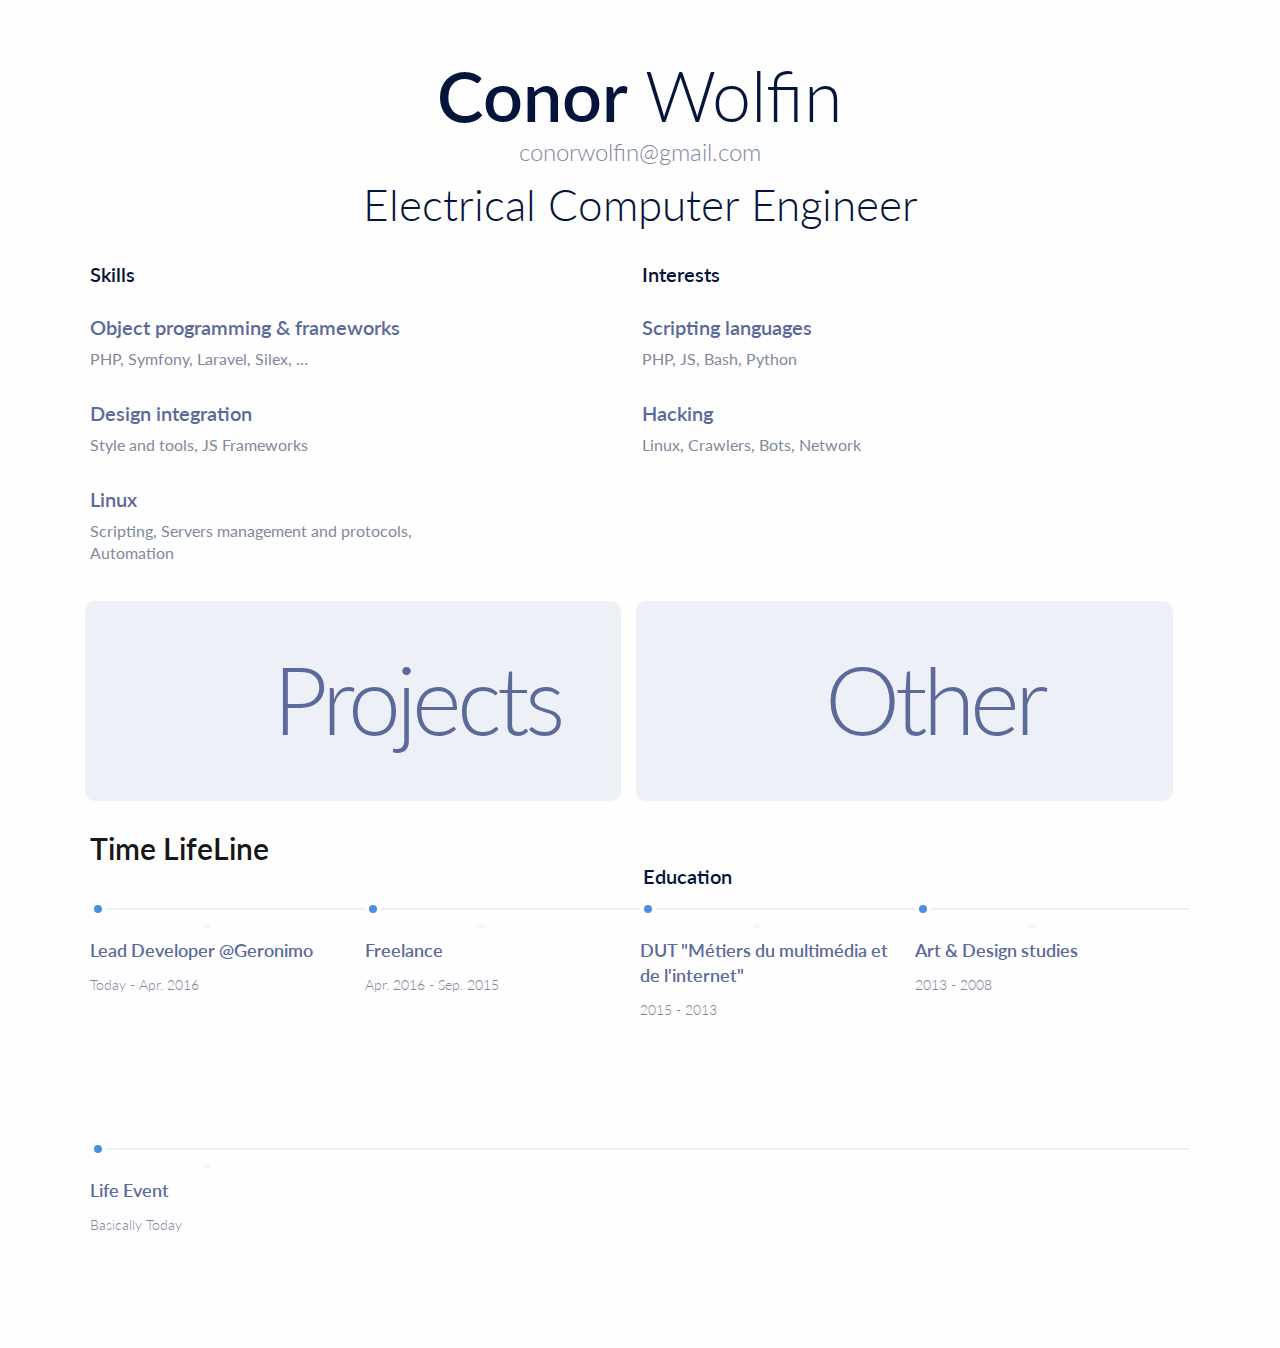
<file: Minimal/index.html>
<!DOCTYPE html>
<html>
<head>
	<title>Minimal Resume Template</title>
	<link rel="stylesheet" type="text/css" href="styles.css">
	<meta name="viewport" content="width=device-width, initial-scale=1.0">
</head>
<body>

	<div class="container">
		<div class="hero">
			<h1 class="name"><strong>Conor</strong> Wolfin</h1>
			<!-- <span class="job-title">Developer</span> -->
			<span class="email">conorwolfin@gmail.com</span>

			<h2 class="lead">Electrical Computer Engineer</h2>
		</div>
	</div>

<!-- Skills and intrest section -->
	<div class="container">

		<div class="sections">
			<h2 class="section-title">Skills</h2>

			<div class="list-card">
				<div>
					<h3>Object programming & frameworks</h3>
					<span>PHP, Symfony, Laravel, Silex, …</span>
				</div>
			</div>
			
			<div class="list-card">
				<div>
					<h3>Design integration</h3>
					<span>Style and tools, JS Frameworks</span>
				</div>
			</div>	
					
			<div class="list-card">
				<div>
					<h3>Linux</h3>
					<span>Scripting, Servers management and protocols, Automation</span>
				</div>
			</div>


		</div>
		<div class="sections">
				<h2 class="section-title">Interests</h2>
				
				<div class="list-card">
					<div>
						<h3>Scripting languages</h3>
						<span>PHP, JS, Bash, Python</span>
					</div>
				</div>	

				<div class="list-card">
					<div>
						<h3>Hacking</h3>
						<span>Linux, Crawlers, Bots, Network</span>
					</div>
				</div>		
		</div>
	</div>

	<!-- Achievements -->

	<div class="container cards">
		
		<div class="card">
		
			<div class="skill-level">
				<span></span>
				<h2>Projects</h2>
			</div> 
			<!--
			<div class="skill-meta">
				<h3>Projects</h3>
				<span></span>
			</div> -->
		</div>

		
		<div class="card">
			<div class="skill-level">
				<span></span>
				<h2>Other</h2>
			</div>
			<!--
			<div class="skill-meta">		
				<h3>Web</h3>
				<span>Applications development integrating third-party services and mobile client(s)</span>
			</div>
		</div>

		<!--
		<div class="card">
			<div class="skill-level">
				<h2>30</h2>
				<span>%</span>
			</div>

			<div class="skill-meta">
				<h3>Technical solutions</h3>
				<span>Such as web services, scripts, configurations</span>
			</div>
		</div>


		<div class="card">
			<div class="skill-level">
				<h2>20</h2>
				<span>%</span>
			</div>

			<div class="skill-meta">
				<h3>Leading</h3>
				<span>Web projects and ensure the quality of delivery</span>
			</div>
		</div>-->

	</div> 

	<!-- Timeeline -->

	<div class="container">
		<ol class="timeline">
		  <li>
		    <p class="TimeLineHeader">Time LifeLine</p>
		    <span class="point"></span>
		    <p class="description">
		      Lead Developer @Geronimo
		    </p>
		    <span class="date">Today - Apr. 2016</span>
		  </li>

		  <li>
		    <span class="point"></span>
		    <p class="description">
		      Freelance
		    </p>
		    <span class="date">Apr. 2016 - Sep. 2015</span>
		  </li>

		  <li>
		    <p class="line">Education</p>
		    <span class="point"></span>
		    <p class="description">
		      DUT "Métiers du multimédia et de l'internet"
		    </p>
		    <span class="date">2015 - 2013</span>
		  </li>
		  <li>
		    <span class="point"></span>
		    <p class="description">
		      Art & Design studies
		    </p>
		    <span class="date">2013 - 2008</span>
		  </li>
		</ol>
		<br></br>
	<div class="container">
		<ol class="timeline">
			<li>
			<p class="line"></p>
			<span class="point"></span>
			<p class="description">
			  Life Event
			</p>
			<span class="date">
			Basically Today
			</span>
			</li>
		</ol>
	</div>

	</div>


	<br><br>


	<footer class="container">
	</footer>


</body>
</html>
</file>
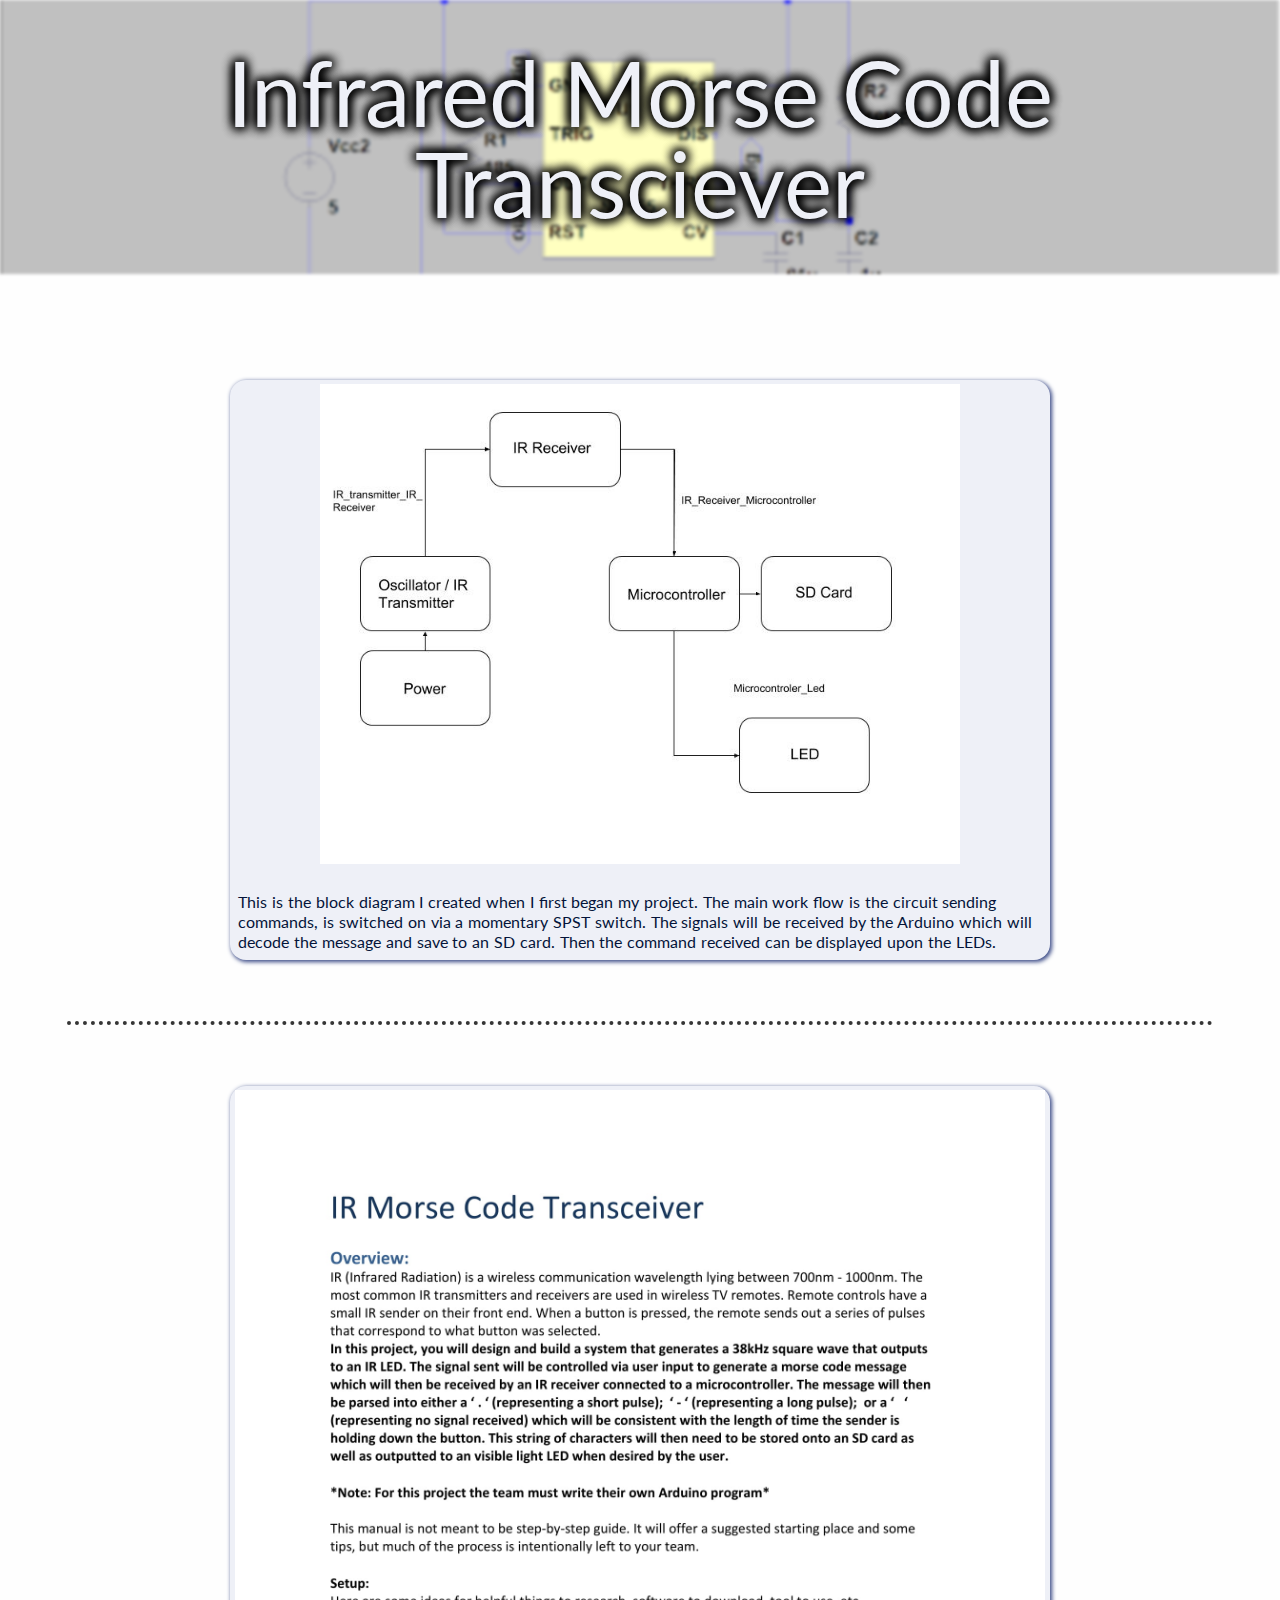
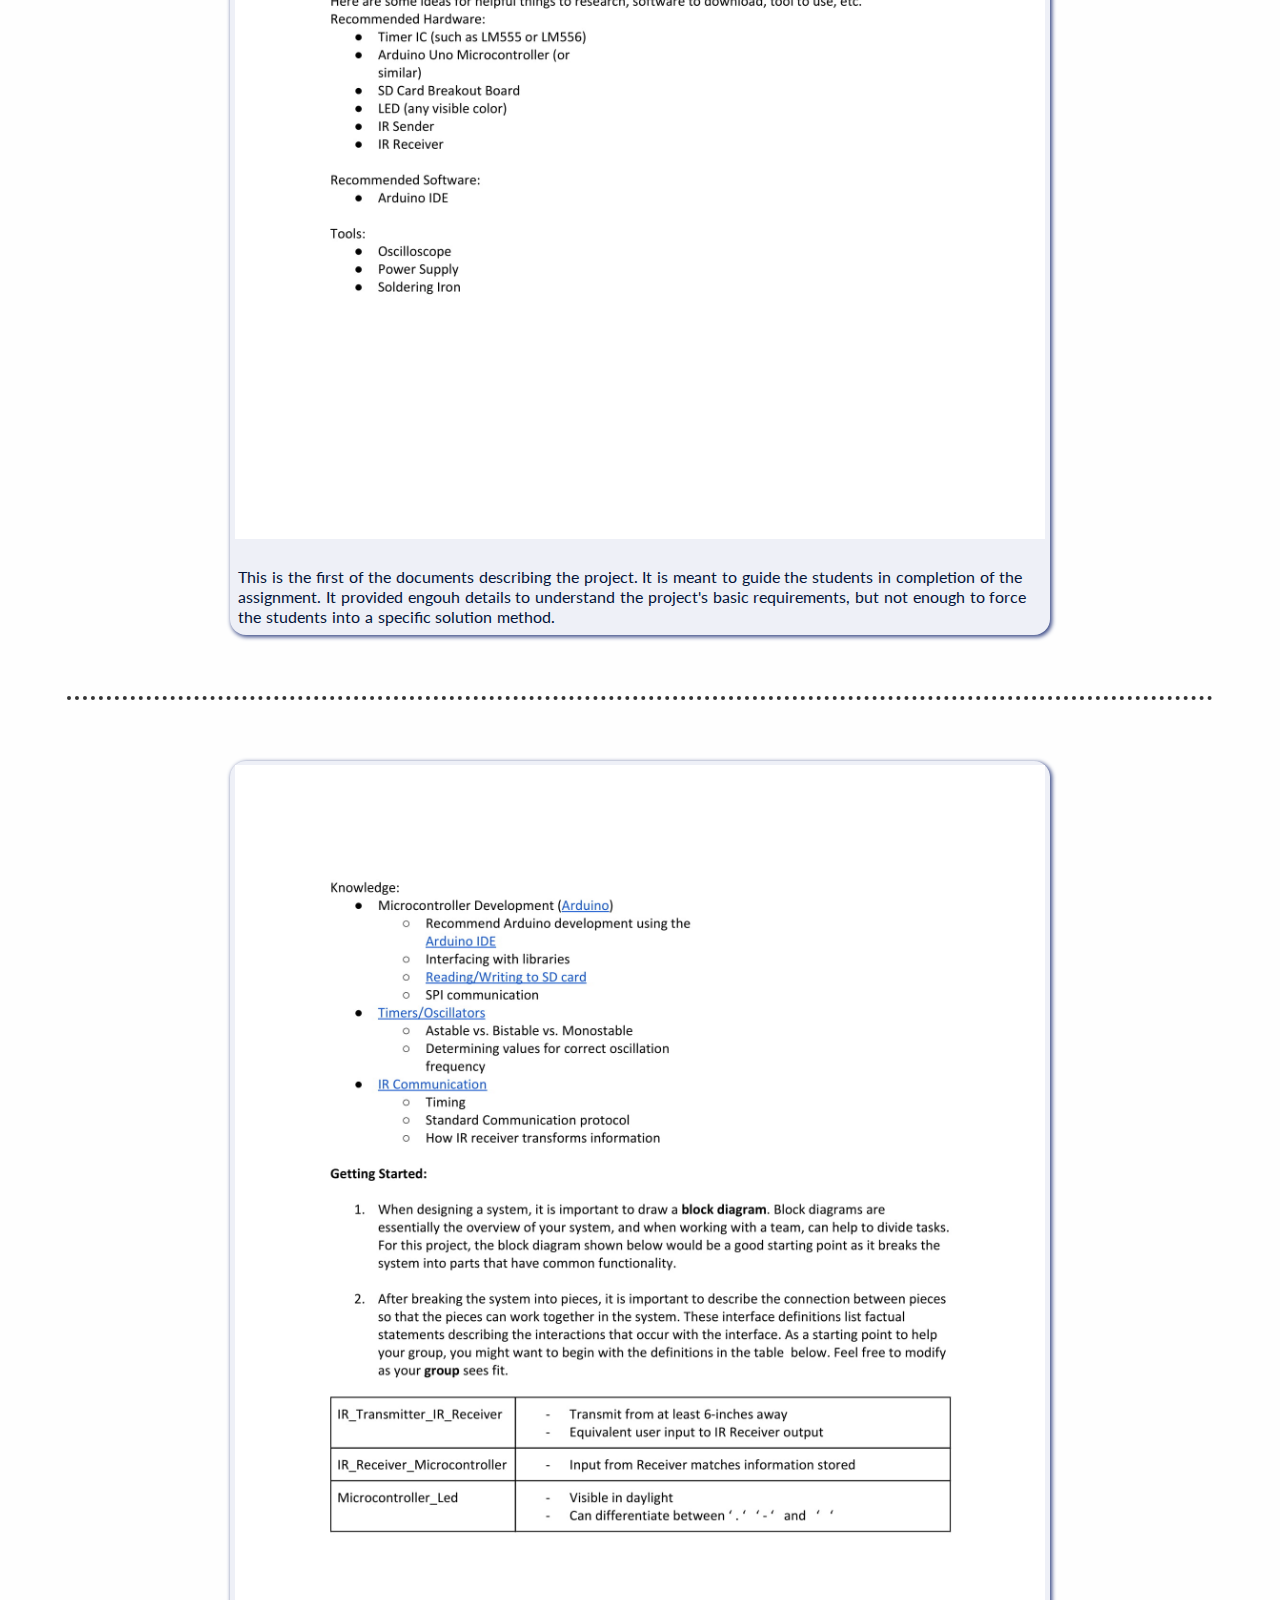
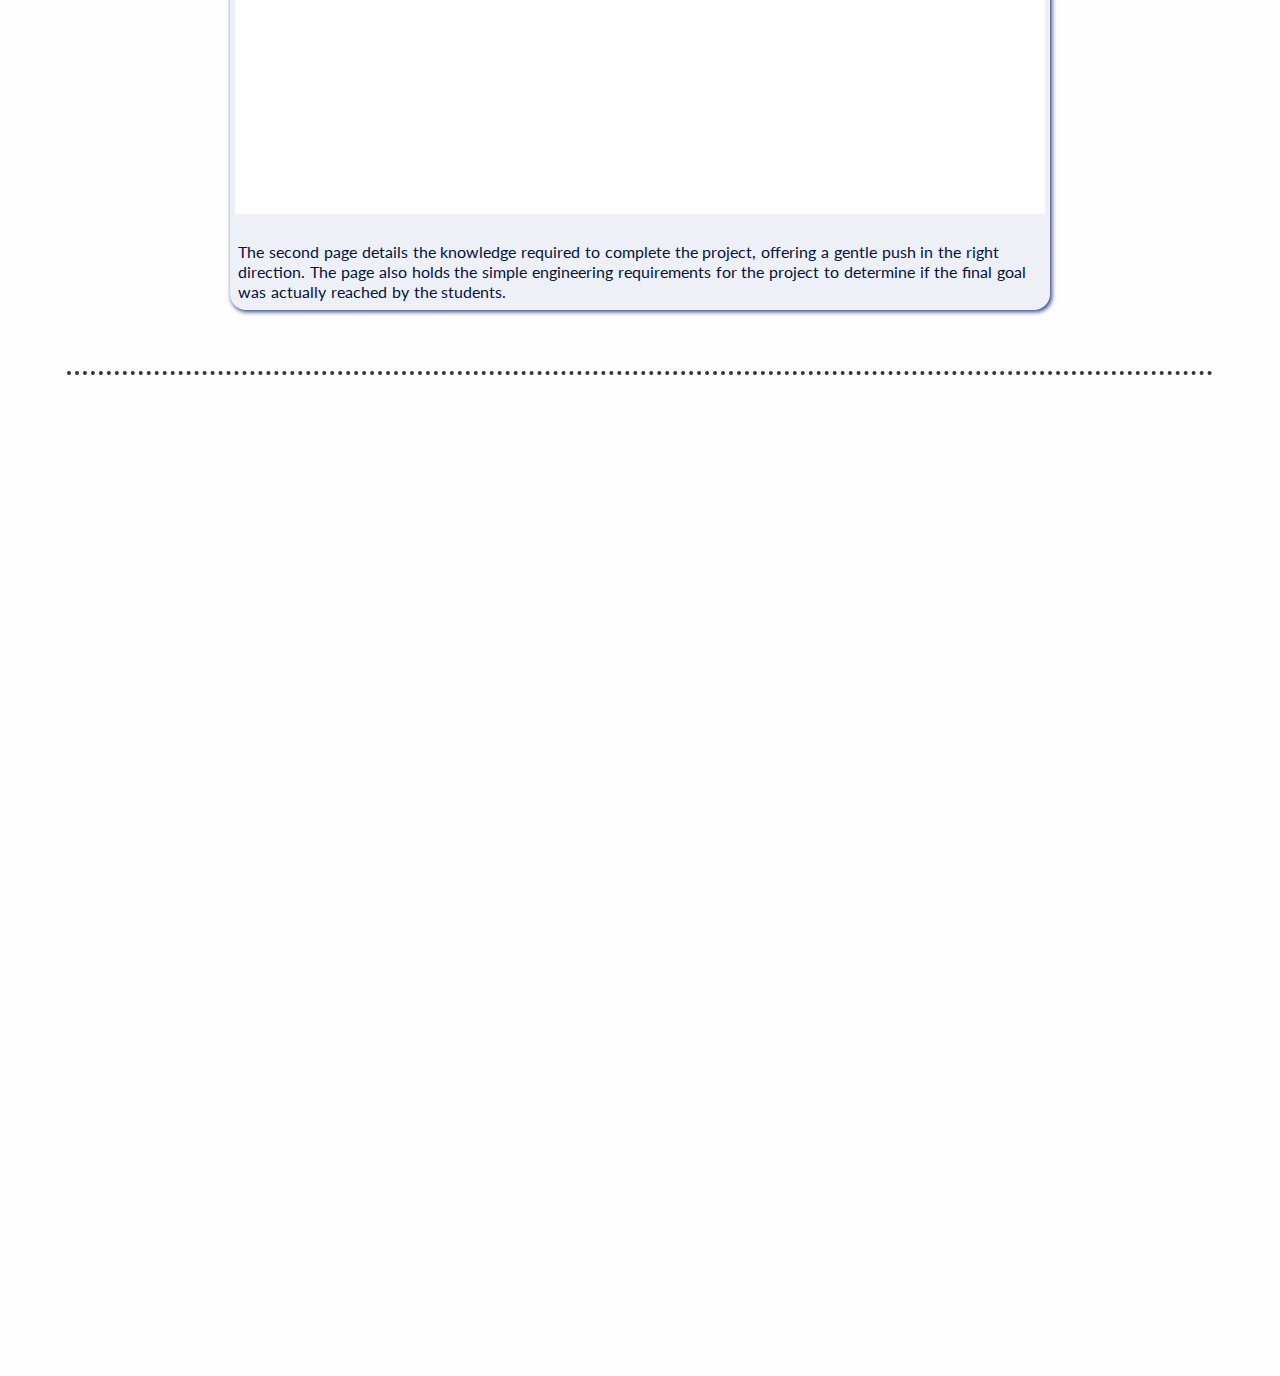
<file: Minimal/ProjectPages/Proj_IR.html>
<!DOCTYPE html>
<html>
<head>
	<title>Project Page</title>	
	<link rel="stylesheet" type="text/css" href="../Styles/style_blog.css">
	<link rel="icon" type="image/ico" href="../Images/favicon.ico"/>
	<meta name="viewport" content="width=device-width, initial-scale=1.0">
</head>
<body>

	<!-- These project pages are 100% all me-->
	<!-- I really hope it works out-->

<!-- Title Post -->
    <div class="title">	
        <img src="../Images/IR_Proj/Header_IR.png" alt="Title Image, shows it all">
        <span>
            Infrared Morse Code Transciever
        </span>

    </div>

<!-- Section Spaces -->
    <div class="container">
        <div class="section">
            <div class="card">
                <img src="../Images/IR_Proj/BlockDiagram_IR.jpg" alt="No Included Image For This Update">  
                <h1 class="date">
                </h1>
                <h2 class="update">
This is the block diagram I created when I first began my project. The main work flow is 
the circuit sending commands, is switched on via a momentary SPST switch. The signals will be received by the Arduino
 which will decode the message and save to an SD card. Then the command received can be displayed upon the LEDs.
                </h2>
            </div>
        </div>
        <div class="section">
            <div class="card">
                <img src="../Images/IR_Proj/IR_Morse_Code Transceiver_1.jpg" alt="No Included Image For This Update">  
                <h1 class="date">
                </h1>
                <h2 class="update">
This is the first of the documents describing the project. It is meant to guide the students in completion of the assignment.
It provided engouh details to understand the project's basic requirements, but not enough to force the students into a specific solution method.   
                </h2>
            </div>
        </div>
        <div class="section">
            <div class="card">
                <img src="../Images/IR_Proj/IR_Morse_Code_Transceiver_2.jpg" alt="No Included Image For This Update">  
                <h1 class="date">
                </h1>
                <h2 class="update">
The second page details the knowledge required to complete the project, offering a gentle push in the right direction.
The page also holds the simple engineering requirements for the project to determine if the final goal was actually reached by the students.
                </h2>
            </div>
        </div>
    </div>
<footer class="container">
</footer>
</body>
</html>
</file>
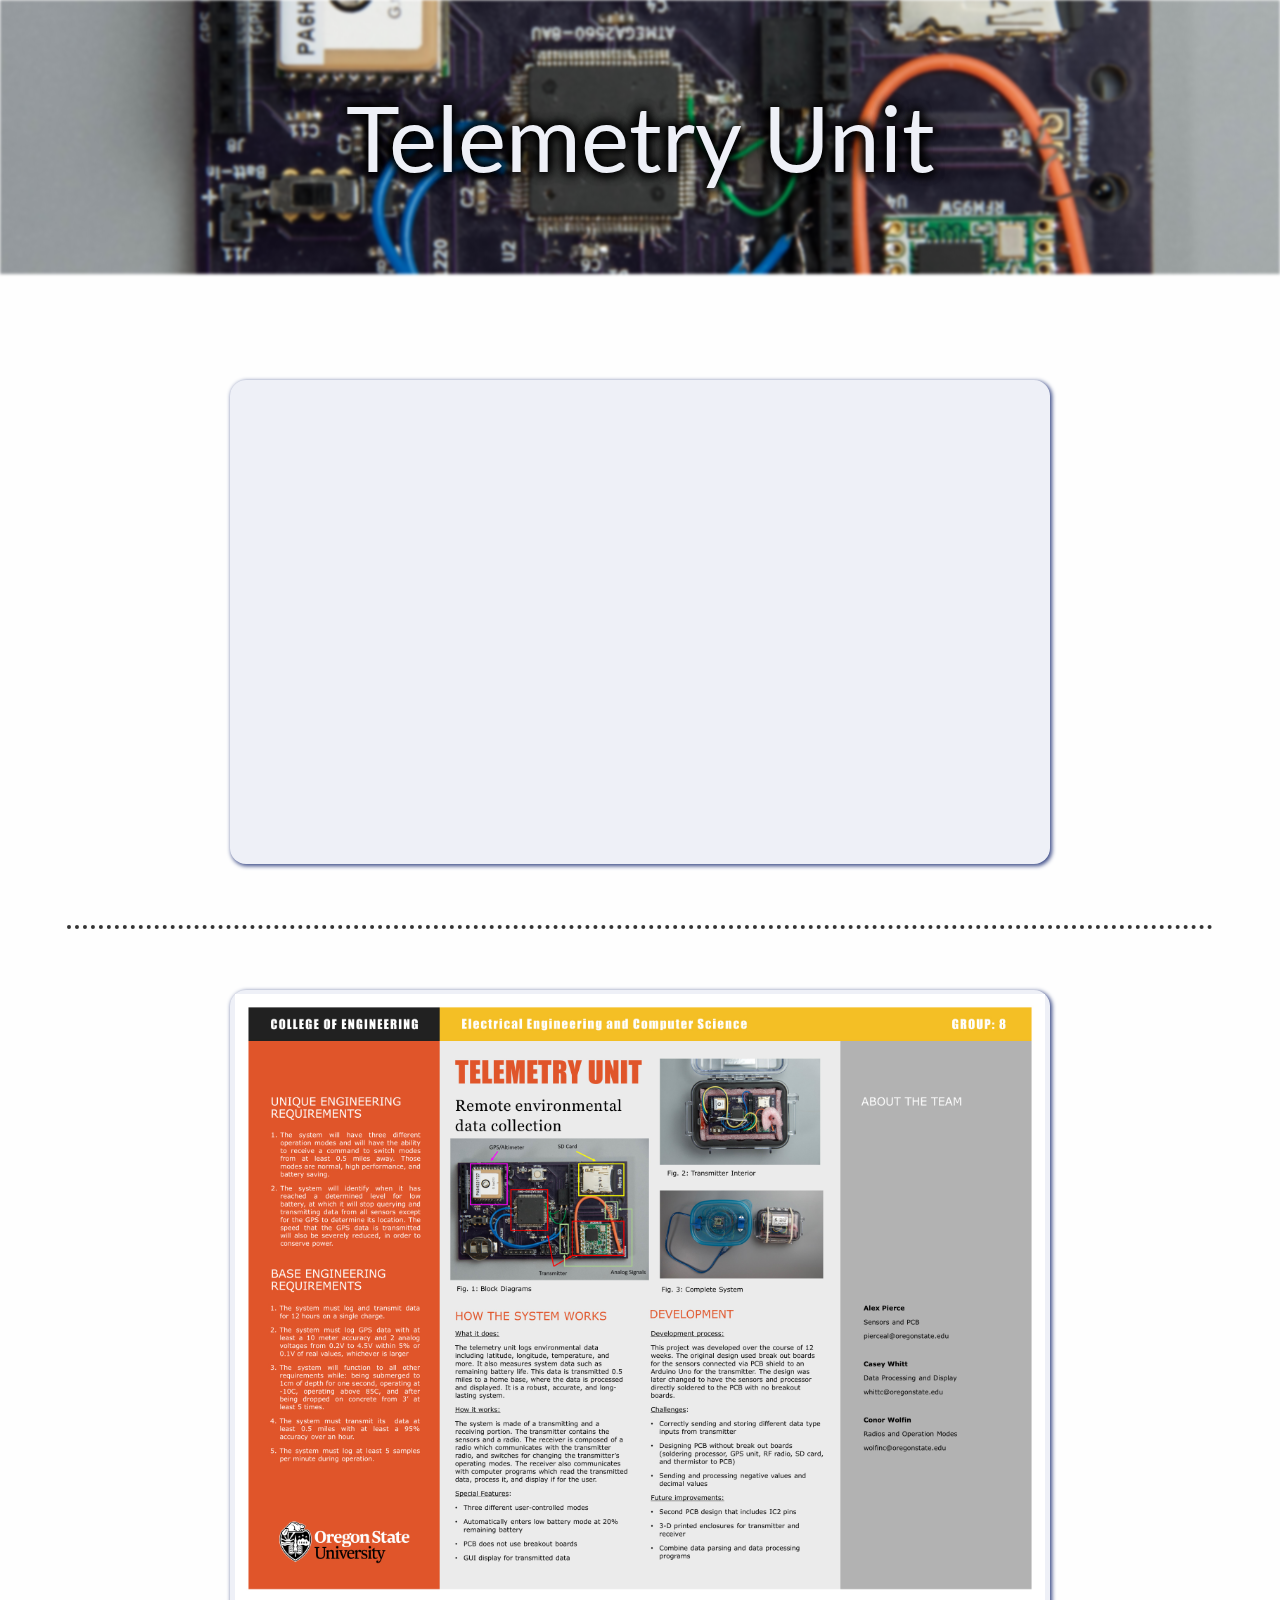
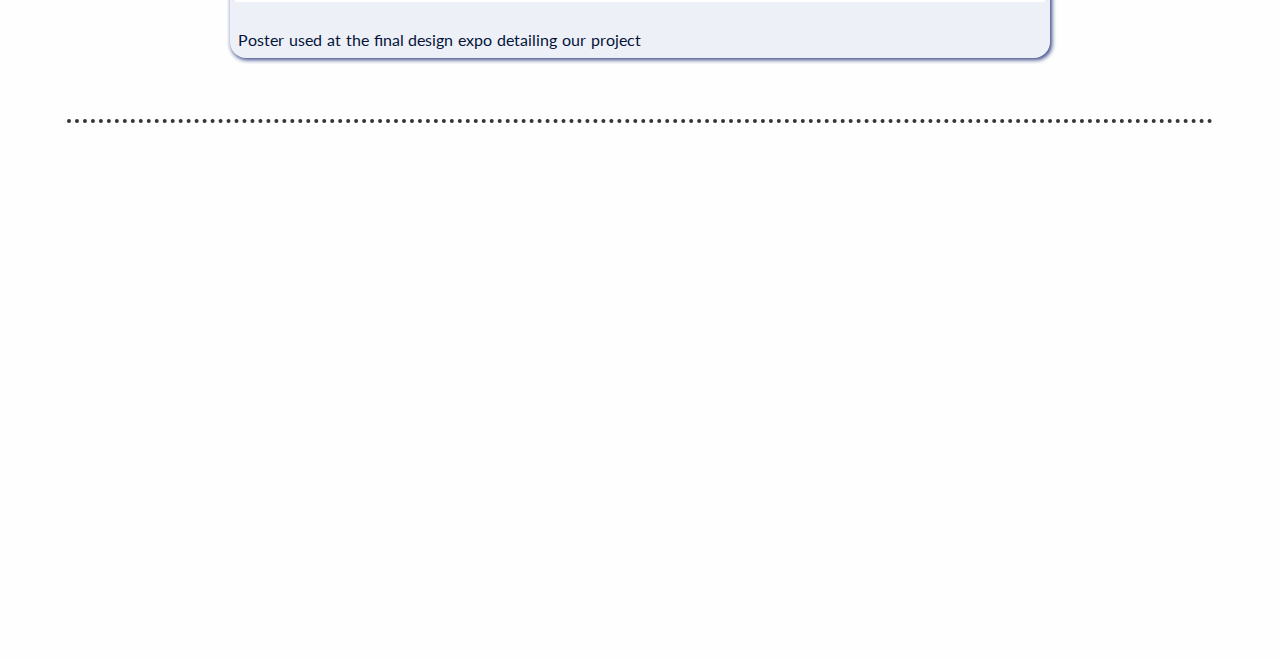
<file: Minimal/ProjectPages/Proj_Telemetry.html>
<!DOCTYPE html>
<html>
<head>
	<title>Project Page</title>	
	<link rel="stylesheet" type="text/css" href="../Styles/style_blog.css">
	<link rel="icon" type="image/ico" href="../Images/favicon.ico"/>
	<meta name="viewport" content="width=device-width, initial-scale=1.0">
</head>
<body>

	<!-- These project pages are 100% all me-->
	<!-- I really hope it works out-->

<!-- Title Post -->
    <div class="title">	
        <img src="../Images/Telemetry_Proj/header_Telemetry.jpg" alt="Title Image, shows it all">
        <span>
            Telemetry Unit
        </span>

    </div>

<!-- Section Spaces -->
    <div class="container">
        <div class="section">
                <div class="card">
                    <iframe src="https://www.youtube.com/embed/5tzQY0BArd4" frameborder="0" allowfullscreen>
                    </iframe>
                    <h1 class="date">
                    </h1>
                    <h2 class="update">
                    </h2>
                </div>
            </div>
        <div class="section">
            <div class="card">
                <img src="../Images/Telemetry_Proj/Telemetry_Poster.jpg" alt="No Included Image For This Update">  
                <h1 class="date">
                </h1>
                <h2 class="update">
Poster used at the final design expo detailing our project
                </h2>
            </div>
        </div>
    </div>
<footer class="container">
</footer>
</body>
</html>
</file>
<file: Minimal/styles.css>
/* https://newtodesing.com/ 
   v2.0 | 20110126
   License: none (public domain)
*/
 
 
 
/*Load google font*/
@import url('https://fonts.googleapis.com/css?family=Lato:300,400,700');
 
 
 
/* Reset Styles */
 
html, body, div, span, applet, object, iframe,
h1, h2, h3, h4, h5, h6, p, blockquote, pre,
a, abbr, acronym, address, big, cite, code,
del, dfn, em, img, ins, kbd, q, s, samp,
small, strike, strong, sub, sup, tt, var,
b, u, i, center,
dl, dt, dd, ol, ul, li,
fieldset, form, label, legend,
table, caption, tbody, tfoot, thead, tr, th, td,
article, aside, canvas, details, embed, 
figure, figcaption, footer, header, hgroup, 
menu, nav, output, ruby, section, summary,
time, mark, audio, video {
    margin: 0;
    padding: 0;
    border: 0;
    font-size: 100%;
    font: inherit;
    vertical-align: baseline;
}
/* HTML5 display-role reset for older browsers */
article, aside, details, figcaption, figure, 
footer, header, hgroup, menu, nav, section {
    display: block;
}
a{
    text-decoration: none;
    text-transform: none;
    color: #4A90E2;
}
 
body {
    line-height: 1;
    font-family: lato, ubuntu,-apple-system,BlinkMacSystemFont,Segoe UI,Roboto,Oxygen,Ubuntu,Cantarell,Open Sans,Helvetica Neue,sans-serif;
    text-rendering : optimizeLegibility;
    -webkit-font-smoothing : antialiased;
    font-size: 19px;
    background-color: #FEFEFE;
    color: #04143A;
}
ol, ul {
    list-style: none;
}
blockquote, q {
    quotes: none;
}
blockquote:before, blockquote:after,
q:before, q:after {
    content: '';
    content: none;
}
table {
    border-collapse: collapse;
    border-spacing: 0;
}
 
p {
    color: #15171a;
    font-size: 17;
    line-height: 31px;
}
 
strong {
    font-weight: 600;
}
 
div , footer {
    box-sizing: border-box;
}
 
/* Reset ends */
 
 
/*Hero section*/
 
.container {
    max-width: 1100px;
    height: auto;
    margin: 60px auto;
}
 
.hero {
    margin: 50px auto; 
    position: relative;
	text-align: center;
}
 
h1.name {
    font-size: 70px;
    font-weight: 300;
}
 
.job-title {
    vertical-align: top;
    background-color: #D9E7F8;
    color: #4A90E2;
    font-weight: 600;
    margin-top: 5px;
    margin-left: 20px;
    border-radius: 5px;
    display: inline-block;
    padding: 15px 25px;
}
 
.email {
    display: block;
    font-size: 24px;
    font-weight: 300;
    color: #81899C;
    margin-top: 10px;
}
 
.lead {
    font-size: 44px;
    font-weight: 300;
	margin-top: 40px;
    line-height: 0px;
}
 
/*hero ends*/
 
/*skills & intrests*/
 
.sections {
    vertical-align: top;
    display: inline-block;
    width: 49.7%;
    height: 50px;
}
 
.section-title {
    font-size: 20px;
    font-weight: 600;
    margin-bottom: 15px;
}
 
.list-card {
    margin: 30px 0;
}
 
.list-card .exp , .list-card div{
    display: inline-block;
    vertical-align: top;
}
 
.list-card .exp {
    margin-right: 15px;
    color: #4A90E2;
    font-weight: 600;
    width: 100px;
}
 
.list-card div {
    width: 70%;
}
 
.list-card h3 {
    font-size: 20px;
    font-weight: 600;
    color: #5B6A9A;
    line-height: 26px;
    margin-bottom: 8px;
}
 
.list-card div span {
    font-size: 16px;
    color: #81899C;
    line-height: 22px;
}
 
/*skill and intrests ends*/
 
/* Achievements */
 
 
.cards {
    max-width: 1120px;
    display: block;
    margin-top: 280px;
}
 
.card {
    width: 47.9%;
    height: 200px;
    background-color: #EEF0F7;
    display: inline-block;
    margin: 7px 5px;
    vertical-align: top;
    border-radius: 10px;
    text-align: center;
    padding-top: 50px
}
 
.card-active , .card:hover{
    transform: scale(1.02);
    transition: 0.5s;
    background-color: #fff;
    box-shadow: 0px 5px 50px -8px #ddd;
    cursor: pointer;
}
 
 
.skill-level {
    display: inline-block;
    max-width: 160px;
}
 
.skill-level span {
    font-size: 35px;
    font-weight: 300;
    color: #5B6A9A;
    vertical-align: top;
}
 
.skill-level h2 {
    font-size: 95px;
    font-weight: 300;
    display: inline-block;
    vertical-align: top;
    color: #5B6A9A;
    letter-spacing: -5px;
}
 
.skill-meta {
    vertical-align: top;
    display: inline-block;
    max-width: 300px;
    text-align: left;
    margin-top: 15px;
    margin-left: 15px;
}
 
.skill-meta h3 {
    font-size: 20px;
    font-weight: 800;
    color: #5B6A9A;
    margin-bottom: 5px;
}
 
.skill-meta span{
    color: #81899C;
    line-height: 20px;
    font-size: 16px;
}
 
/* Achievements ends */
 
 
 
/* Timeline styles*/
 
 
ol {
    position: relative;
    display: block;
    margin: 100px 0;
    height: 2px;
    background: #EEF0F7;
 
}
ol::before,
ol::after {
    content: "";
    position: absolute;
    top: -10px;
    display: block;
    width: 0;
    height: 0;
    border-radius: 10px;
    border: 0px solid #31708F;
}
ol::before {
    left: -5px;
}
ol::after {
    right: -10px;
    border: 0px solid transparent;
    border-right: 0;
    border-left: 20px solid #31708F;
    border-radius: 3px;
}
 
/* ---- Timeline elements ---- */
li {
    position: relative;
    display: inline-block;
    float: left;
    width: 25%;
    height: 50px;
}

li .TimeLineHeader{
	position: absolute;
	top: -75px;
	font-size: 30px;
	font-weight: 600;
}

li .line {
  position: absolute;
  top: -47px;
  left: 1%;
  font-size:20px;
  font-weight: 600;
  color: #04143A;
}
li .point {
    content: "";
    top: -7px;
    left: 0%;
    display: block;
    width: 8px;
    height: 8px;
    border: 4px solid #fff;
    border-radius: 10px;
    background: #4A90E2;
  position: absolute;
}
li .description {
  display: none;
  padding: 10px 0;
  margin-top: 20px;
  position: relative;
  font-weight: normal;
  z-index: 1;
  max-width: 95%;
  font-size: 18px;
  font-weight: 600;
  line-height: 25px;
  color: #5B6A9A;
}
.description::before {
  content: '';
  width: 0; 
  height: 0; 
  border-left: 5px solid transparent;
  border-right: 5px solid transparent;
  border-bottom: 5px solid #f4f4f4;
  position: absolute;
  top: -5px;
  left: 43%;
}
 
 
.timeline .date{
    font-size: 14px;
    color: #81899C;
    font-weight: 300;
}
 
/* ---- Hover effects ---- */
li:hover {
  color: #48A4D2;
}
li .description {
  display: block;
}
 
/*timeline ends*/
 
 
 
/* Media queries*/
 
@media(max-width: 1024px){
    .container {
        padding: 15px;
        margin: 0px auto;
    }
    .cards {
        margin-top: 250px;
    }
}
 
@media(max-width: 768px){
    .container {
        padding: 15px;
        margin: 0px auto;
    }
    .cards {
        margin-top: 320px;
    }
 
    .card {
        padding: 15px;
        text-align: left;
    }
    .card h2 {
        font-size: 70px;
    }
        .card , .sections {
        width: 100%;
        height: auto;
        margin: 10px 0;
        float: left;
    }
 
    .timeline{
        border: none;
        background-color: rgba(0,0,0,0);
    }
 
    .timeline li{
        margin-top: 70px;
        height: 150px;
    }
}
 
 
@media(max-width: 425px) {
    h1.name {
        font-size: 40px;
		margin-left: auto;
		margin-right: auto;
		width: 50%;
    }
 
    .card , .sections {
        width: 100%;
        height: auto;
        margin: 10px 0;
        float: left;
    }
 
    .timeline{
        display: none;
        }
 
    .job-title {
        position: absolute;
        font-size: 15px;
        top: -40px;
        right: 20px;
        padding: 10px
    }
 
    .lead {
        margin-top: 10px;
        font-size: 18px;
        line-height: 28px;
		
    }
    .container {
        margin: 0px;
        padding: 0 15px;
    }
    footer {
        margin-top: 2050px;
    }
    }
 
 
/* End of all :P*/
</file>
<file: Minimal/Styles/style_blog.css>
/* 
    Conor Wolfin
*/
 
 
/*Load google font*/
@import url('https://fonts.googleapis.com/css?family=Lato:300,400,700');
 
/* CSS page for each page in Projects or Work Experience */

/* Starting the same, hopefully will ease me into making this correctly */  
/* Reset Styles */
 
html, body, div, span, applet, object, iframe,
h1, h2, h3, h4, h5, h6, p, blockquote, pre,
a, abbr, acronym, address, big, cite, code,
del, dfn, em, img, ins, kbd, q, s, samp,
small, strike, strong, sub, sup, tt, var,
b, u, i, center,
dl, dt, dd, ol, ul, li,
fieldset, form, label, legend,
table, caption, tbody, tfoot, thead, tr, th, td,
article, aside, canvas, details, embed, 
figure, figcaption, footer, header, hgroup, 
menu, nav, output, ruby, section, summary,
time, mark, audio, video {
    margin: 0;
    padding: 0;
    border: 0;
    font-size: 100%;
    font: inherit;
    vertical-align: baseline;
}

/* HTML5 display-role reset for older browsers */
article, aside, details, figcaption, figure, 
footer, header, hgroup, menu, nav, section {
    display: block;
}

a{
    text-decoration: none;
    text-transform: none;
    color: #4A90E2;
}
 
body{
    line-height: 1;
    font-family: lato, ubuntu,-apple-system,BlinkMacSystemFont,Segoe UI,Roboto,Oxygen,Ubuntu,Cantarell,Open Sans,Helvetica Neue,sans-serif;
    text-rendering: optimizeLegibility;
    -webkit-font-smoothing: antialiased;
    font-size: 19px;
    background-color: #FEFEFE;
    color: #04143A;
}

html{
    zoom:80%;
}

/****** Title ******/
.title{
    display: flex;
    font-size: 6em;
    text-decoration: underline; 
    height: auto;
    width: auto;
    align-items: center;
    background-color: #FEFEFE;
    box-shadow: 0 0 5px 10px #FEFEFE;

}

/* Title picture */ 
.title img{
    display: block;
    box-shadow: 0 0 10px 100px #FEFEFE inset;
    width: 100%;
    height: 3em;
    filter: blur(2px);
    object-fit: cover;
    float: left;
    text-align: center;
    position: relative;
}

/* Title lettering */
.title span{
    width: 100%;
    position: absolute;
    text-align: center;
    color: #EEF0F7;
    text-shadow: -1px 0 14px black, 0 1px 14px black, 1px 0 14px black, 0 -1px 14px black;
}

/***** Info Section *****/
.container{
    width: 100%;
    display: flow-root;
    padding-top: 3em;
}

/* Basically used to add the dotted line seperator */
.section{
    position: inherit;
    padding: 4em;
    width: 80%;
    border-bottom: 5px dotted rgb(53, 53, 53);
    margin: 0 auto;
    word-spacing: 1px;
    line-height: 25px;
}
/* Contains the information about each info piece */
.section .card{
    text-align: center;
    height: fit-content;
    margin: 0 auto;
    width: 80%;
	background-color: #EEF0F7;
    border-radius: 20px;
    box-shadow: 2px 2px 5px rgb(56, 72, 133);
    display: flow-root;
}

.section .card a{
    font-size: 2em;
}
/* Info Picture */
.card img{
    display: block;
    position: relative;
    padding: 5px;
    object-fit: scale-down;
    max-width: 99%;
    font-size: 10px;
    margin: auto;
}

.card iframe{
    width: 99%;
    height: 550px;
    padding-top: 10px;    
}

/* section date */
.card h1{
    font-size: 15px;
    font-style: italic;
    color: #3f3f3fa9;
    padding: 10px;
    display: block;
    position: relative;
    text-align: start;
}

/* section update */
.card h2{
    display: block;
    position: relative;
    text-align: start;
    padding: 10px;
    font-size: 20px;
}

footer {
    box-sizing: border-box;
    margin-bottom: 50px;
}
</file>
